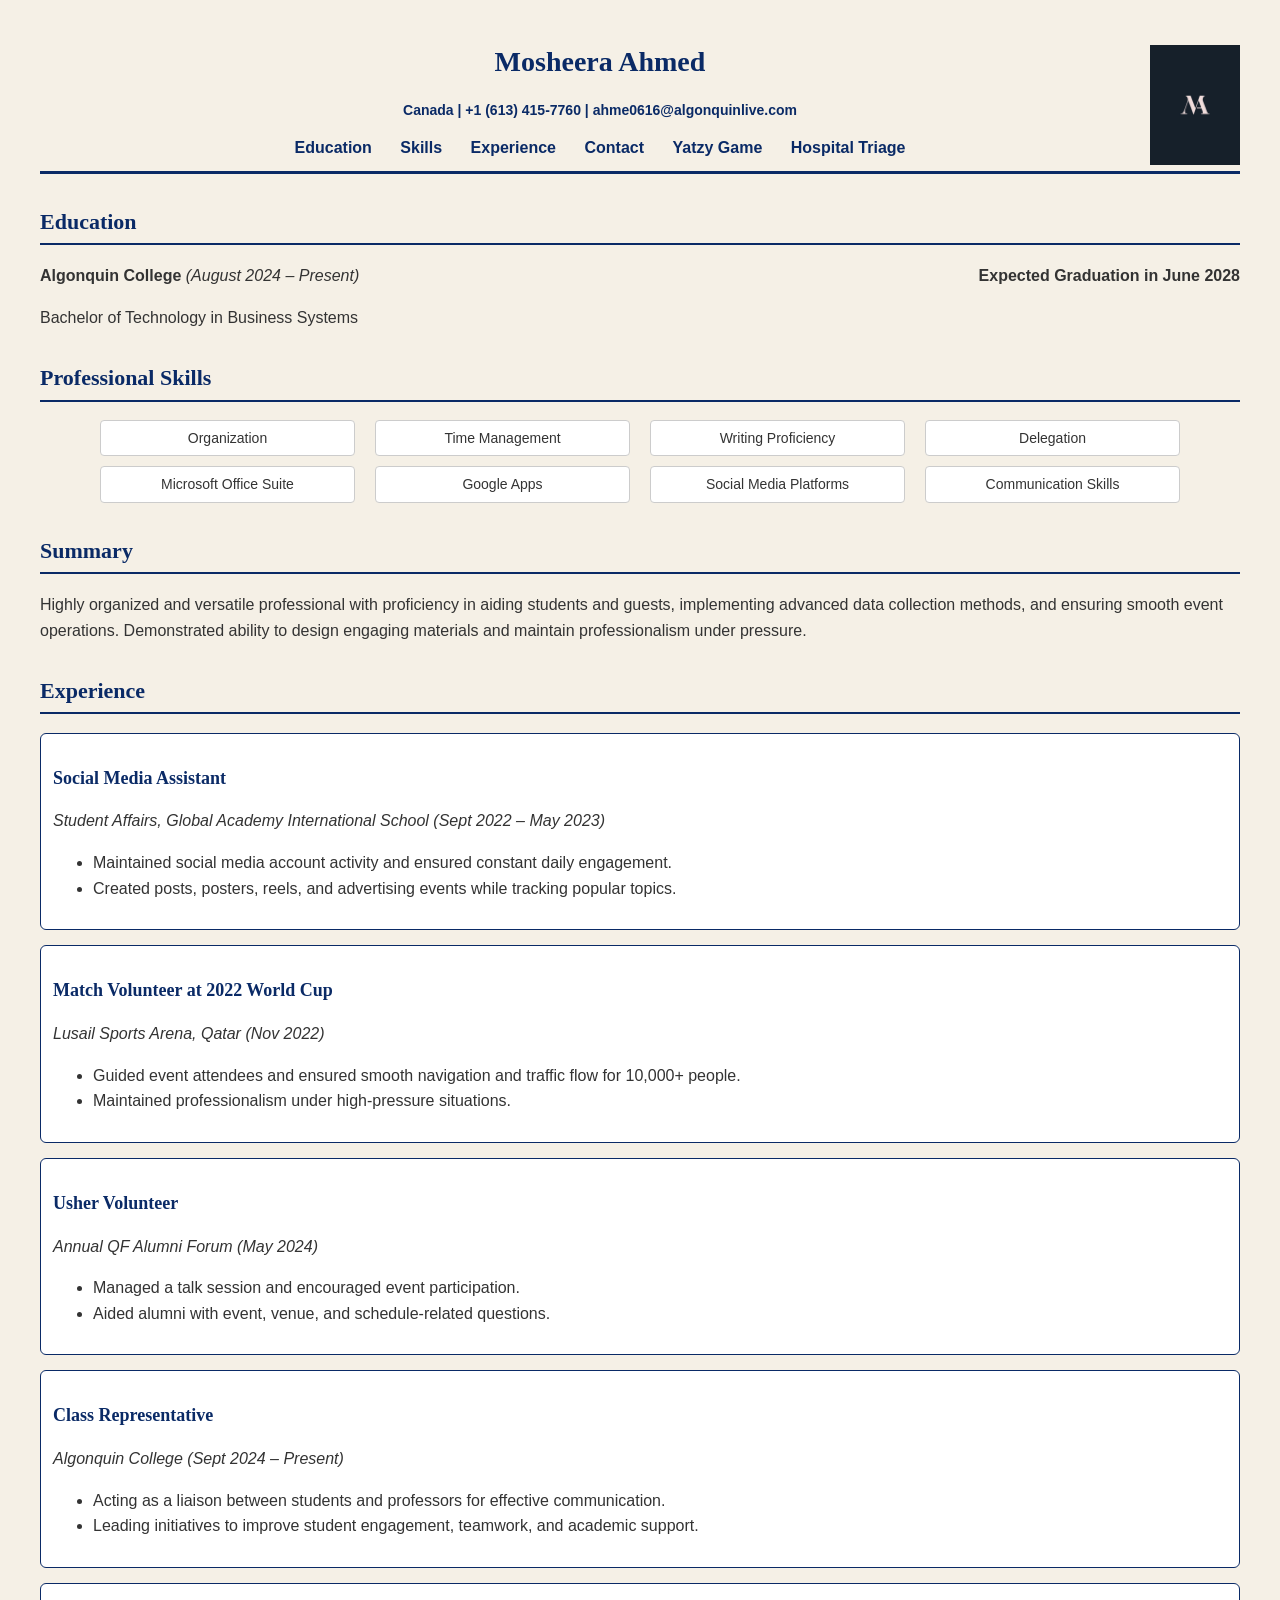
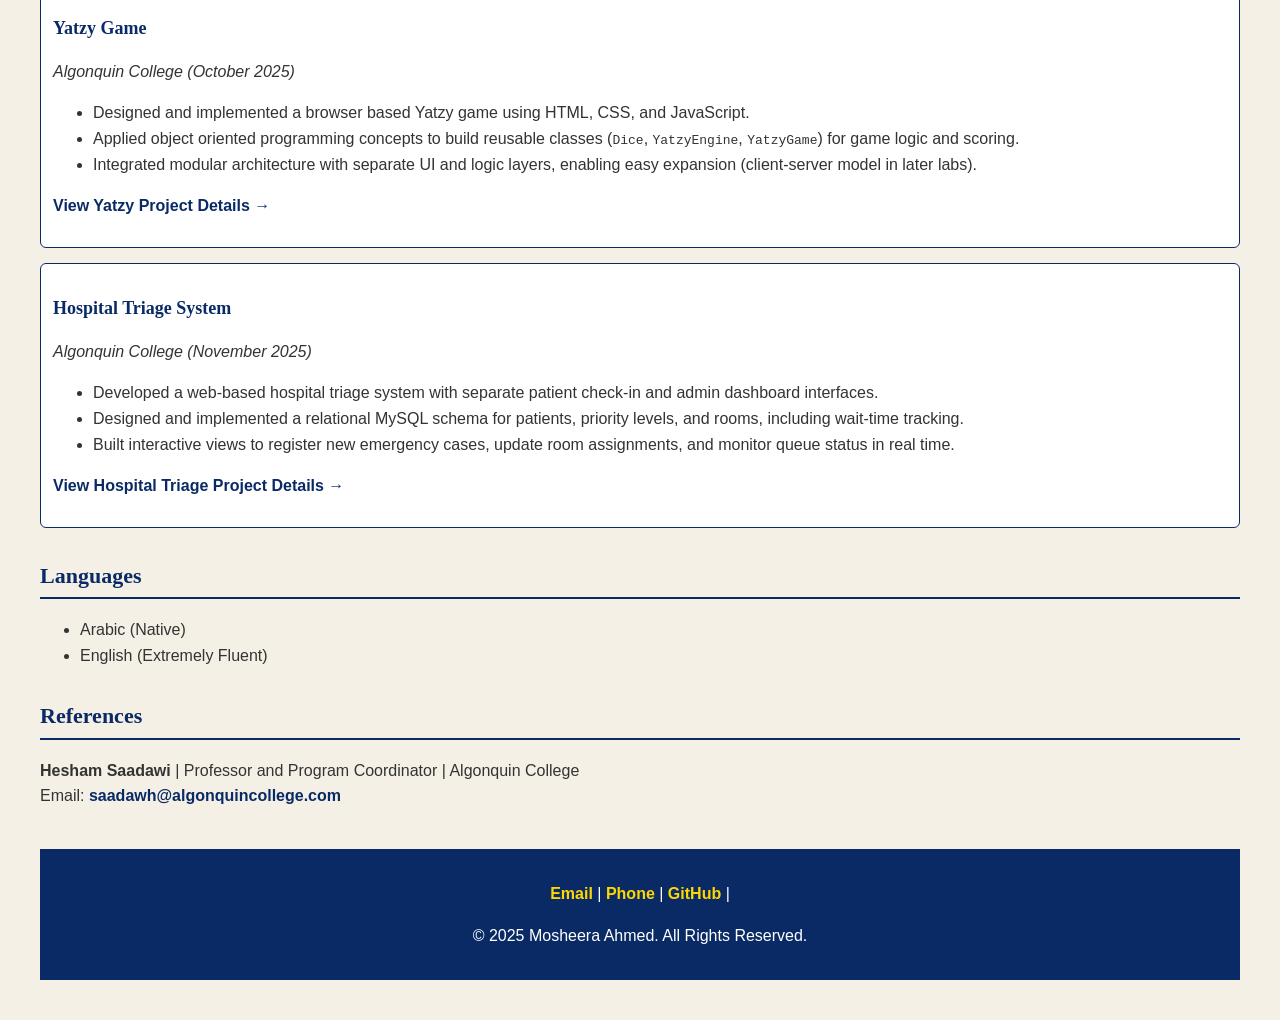
<file: index.html>
<!DOCTYPE html>
<html lang="en">
<head>
  <meta charset="UTF-8">
  <title>Mosheera Ahmed - Resume</title>
  <link rel="stylesheet" href="portf.css">
</head>
<body>
 <header>
  <h1>Mosheera Ahmed</h1>
  <p><strong>Canada | +1 (613) 415-7760 | 
    <a href="mailto:ahme0616@algonquinlive.com"><strong>ahme0616@algonquinlive.com</strong></a>
  </strong></p>
  <img
  src="logo.jpg"
  
  class="header-logo"
/>

   <nav>
      <ul>
        <li><a href="#education">Education</a></li>
        <li><a href="#skills">Skills</a></li>
        <li><a href="#experience">Experience</a></li>
        <li><a href="#contact">Contact</a></li>
        <li><a href="#yatzy-game">Yatzy Game</a></li>
        <li><a href="#hospital-triage">Hospital Triage</a></li>
        
      </ul>
    </nav>

</header>

 <section>
  <section id="education"></section>
  <h2>Education</h2>
  <p>
    <strong>Algonquin College</strong> 
    <em>(August 2024 – Present)</em> 
    <span style="float: right;"><strong>Expected Graduation in June 2028</strong></span>
  </p>
  <p>Bachelor of Technology in Business Systems</p>
</section>

<section>

<section id="skills"></section>
  <h2>Professional Skills</h2>
  <ul class="skills">
    <li>Organization</li>
    <li>Time Management</li>
    <li>Writing Proficiency</li>
    <li>Delegation</li>
    <li>Microsoft Office Suite</li>
    <li>Google Apps</li>
    <li>Social Media Platforms</li>
    <li>Communication Skills</li>
  </ul>
</section>

  <section>
    <h2>Summary</h2>
    <p>Highly organized and versatile professional with proficiency in aiding students and guests, implementing advanced data collection methods, and ensuring smooth event operations. Demonstrated ability to design engaging materials and maintain professionalism under pressure.</p>
  </section>

  <section>
    <section id="experience"></section>
    <h2>Experience</h2>
    <article class="experience">
      <h3>Social Media Assistant</h3>
      <p><em>Student Affairs, Global Academy International School (Sept 2022 – May 2023)</em></p>
      <ul>
        <li>Maintained social media account activity and ensured constant daily engagement.</li>
        <li>Created posts, posters, reels, and advertising events while tracking popular topics.</li>
      </ul>
    </article>

    <article class="experience">
      <h3>Match Volunteer at 2022 World Cup</h3>
      <p><em>Lusail Sports Arena, Qatar (Nov 2022)</em></p>
      <ul>
        <li>Guided event attendees and ensured smooth navigation and traffic flow for 10,000+ people.</li>
        <li>Maintained professionalism under high-pressure situations.</li>
      </ul>
    </article>

    <article class="experience">
      <h3>Usher Volunteer</h3>
      <p><em>Annual QF Alumni Forum (May 2024)</em></p>
      <ul>
        <li>Managed a talk session and encouraged event participation.</li>
        <li>Aided alumni with event, venue, and schedule-related questions.</li>
      </ul>
    </article>

    <article class="experience">
      <h3>Class Representative</h3>
      <p><em>Algonquin College (Sept 2024 – Present)</em></p>
      <ul>
        <li>Acting as a liaison between students and professors for effective communication.</li>
        <li>Leading initiatives to improve student engagement, teamwork, and academic support.</li>
      </ul>

    </article>
     <article class="experience">
      <section id="yatzy-game"></section>
    <h3>Yatzy Game</h3>
    <p><em>Algonquin College (October 2025)</em></p>
    <ul>
      <li>Designed and implemented a browser based Yatzy game using HTML, CSS, and JavaScript.</li>
      <li>Applied object oriented programming concepts to build reusable classes (<code>Dice</code>, <code>YatzyEngine</code>, <code>YatzyGame</code>) for game logic and scoring.</li>
      <li>Integrated modular architecture with separate UI and logic layers, enabling easy expansion (client-server model in later labs).</li>
    </ul>
    <p><a class="btn" href="yatzy-2.html">View Yatzy Project Details →</a></p>
  </article>

      <article class="experience" id="hospital-triage">
      <h3>Hospital Triage System</h3>
      <p><em>Algonquin College (November 2025)</em></p>
      <ul>
        <li>Developed a web-based hospital triage system with separate patient check-in and admin dashboard interfaces.</li>
        <li>Designed and implemented a relational MySQL schema for patients, priority levels, and rooms, including wait-time tracking.</li>
        <li>Built interactive views to register new emergency cases, update room assignments, and monitor queue status in real time.</li>
      </ul>
      <p><a class="btn" href="hospital-triage.html">View Hospital Triage Project Details →</a></p>
    </article>


  </section>


  <section>
    <h2>Languages</h2>
    <ul>
      <li>Arabic (Native)</li>
      <li>English (Extremely Fluent)</li>
    </ul>
  </section>

  <section>
    <h2>References</h2>
    <p><strong>Hesham Saadawi</strong> | Professor and Program Coordinator | Algonquin College<br>
    Email: <a href="mailto:saadawh@algonquincollege.com">saadawh@algonquincollege.com</a></p>
  </section>

  <footer id="contact">
    <p>
      <a href="mailto:ahme0616@algonquinlive.com">Email</a> | 
      <a href="tel:+16134157760">Phone</a> | 
      <a href="https://github.com/Mosheera-A" target="_blank">GitHub</a> | 
     
    </p>
    <p>&copy; 2025 Mosheera Ahmed. All Rights Reserved.</p>
  </footer>

</body>
</html>
</file>
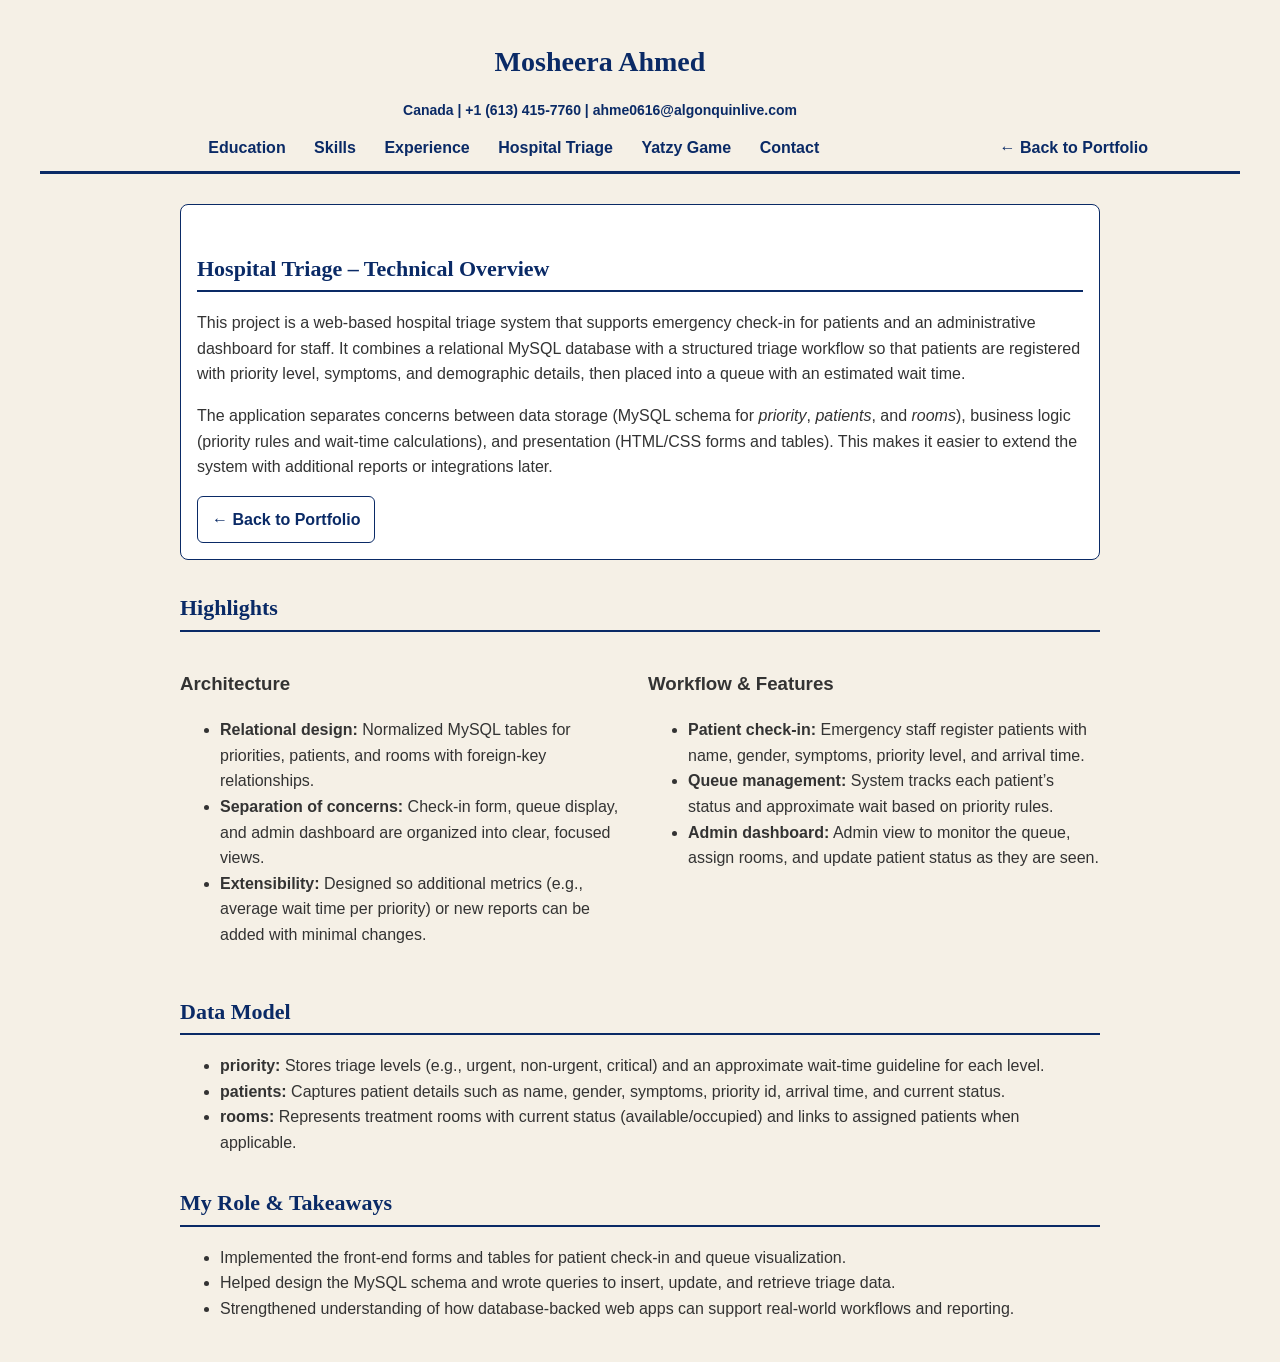
<file: hospital-triage.html>
<!DOCTYPE html>
<html lang="en">
<head>
  <meta charset="UTF-8" />
  <meta name="viewport" content="width=device-width, initial-scale=1.0"/>
  <title>Hospital Triage – Project Details</title>
  <link rel="stylesheet" href="portf.css" />
  <style>
    /* Page-specific tweaks (inherits from portf.css) */
    .container { max-width: 920px; margin: 0 auto; }
    .hero {
      background: #fff;
      border: 1px solid #0a2a66;
      border-radius: 8px;
      padding: 16px;
    }
    .actions {
      margin-top: 16px;
      display: flex;
      gap: 10px;
      flex-wrap: wrap;
    }
    .btn {
      display: inline-block;
      padding: 10px 14px;
      border-radius: 6px;
      border: 1px solid #0a2a66;
      background: #0a2a66;
      color: #fff;
      font-weight: bold;
      text-decoration: none;
      cursor: pointer;
    }
    .btn.secondary {
      background: #fff;
      color: #0a2a66;
    }
    .grid {
      display: grid;
      grid-template-columns: 1fr 1fr;
      gap: 16px;
    }
    @media (max-width: 700px) {
      .grid { grid-template-columns: 1fr; }
    }
  </style>
</head>
<body>
  <header>
    <h1>Mosheera Ahmed</h1>
    <p><strong>Canada | +1 (613) 415-7760 |
      <a href="mailto:ahme0616@algonquinlive.com"><strong>ahme0616@algonquinlive.com</strong></a>
    </strong></p>

    <nav>
      <ul>
        <li><a href="index.html#education">Education</a></li>
        <li><a href="index.html#skills">Skills</a></li>
        <li><a href="index.html#experience">Experience</a></li>
        <li><a href="index.html#hospital-triage">Hospital Triage</a></li>
        <li><a href="index.html#yatzy-game">Yatzy Game</a></li>
        <li><a href="index.html#contact">Contact</a></li>
        <li style="float:right"><a href="index.html#hospital-triage">← Back to Portfolio</a></li>
      </ul>
    </nav>
  </header>

  <main class="container">
    <!-- Overview -->
    <section class="hero">
      <h2>Hospital Triage – Technical Overview</h2>
      <p>
        This project is a web-based hospital triage system that supports emergency
        check-in for patients and an administrative dashboard for staff. It combines a
        relational MySQL database with a structured triage workflow so that patients are
        registered with priority level, symptoms, and demographic details, then placed
        into a queue with an estimated wait time.
      </p>
      <p>
        The application separates concerns between data storage (MySQL schema for
        <em>priority</em>, <em>patients</em>, and <em>rooms</em>), business logic (priority rules
        and wait-time calculations), and presentation (HTML/CSS forms and tables). This
        makes it easier to extend the system with additional reports or integrations later.
      </p>

      <div class="actions">
        <a href="index.html#hospital-triage" class="btn secondary">← Back to Portfolio</a>
      </div>
    </section>

    <!-- Highlights -->
    <section>
      <h2>Highlights</h2>
      <div class="grid">
        <div>
          <h3>Architecture</h3>
          <ul>
            <li><strong>Relational design:</strong> Normalized MySQL tables for priorities, patients, and rooms with foreign-key relationships.</li>
            <li><strong>Separation of concerns:</strong> Check-in form, queue display, and admin dashboard are organized into clear, focused views.</li>
            <li><strong>Extensibility:</strong> Designed so additional metrics (e.g., average wait time per priority) or new reports can be added with minimal changes.</li>
          </ul>
        </div>
        <div>
          <h3>Workflow & Features</h3>
          <ul>
            <li><strong>Patient check-in:</strong> Emergency staff register patients with name, gender, symptoms, priority level, and arrival time.</li>
            <li><strong>Queue management:</strong> System tracks each patient’s status and approximate wait based on priority rules.</li>
            <li><strong>Admin dashboard:</strong> Admin view to monitor the queue, assign rooms, and update patient status as they are seen.</li>
          </ul>
        </div>
      </div>
    </section>

    <!-- Database / Schema -->
    <section>
      <h2>Data Model</h2>
      <ul>
        <li><strong>priority:</strong> Stores triage levels (e.g., urgent, non-urgent, critical) and an approximate wait-time guideline for each level.</li>
        <li><strong>patients:</strong> Captures patient details such as name, gender, symptoms, priority id, arrival time, and current status.</li>
        <li><strong>rooms:</strong> Represents treatment rooms with current status (available/occupied) and links to assigned patients when applicable.</li>
      </ul>
    </section>

    <!-- Role / Learning -->
    <section>
      <h2>My Role & Takeaways</h2>
      <ul>
        <li>Implemented the front-end forms and tables for patient check-in and queue visualization.</li>
        <li>Helped design the MySQL schema and wrote queries to insert, update, and retrieve triage data.</li>
        <li>Strengthened understanding of how database-backed web apps can support real-world workflows and reporting.</li>
      </ul>
    </section>
  </main>
</body>
</html>
</file>
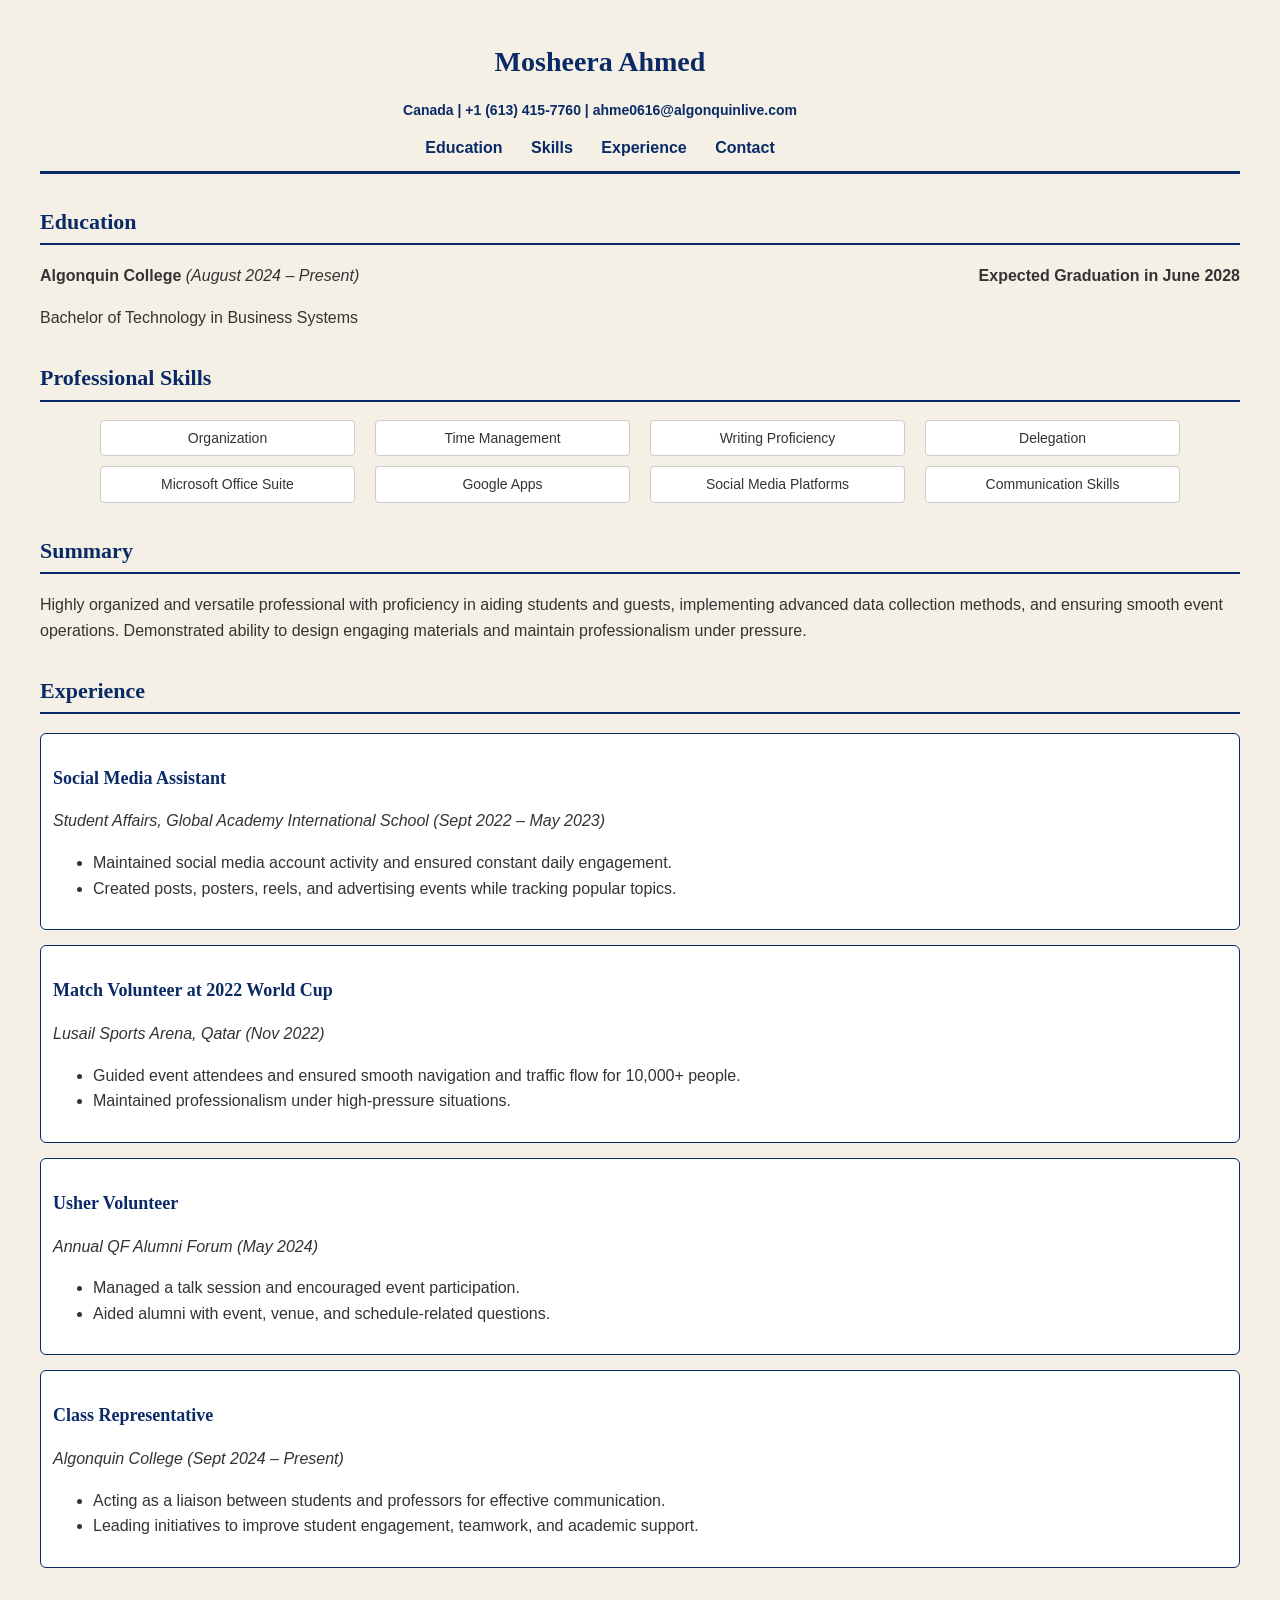
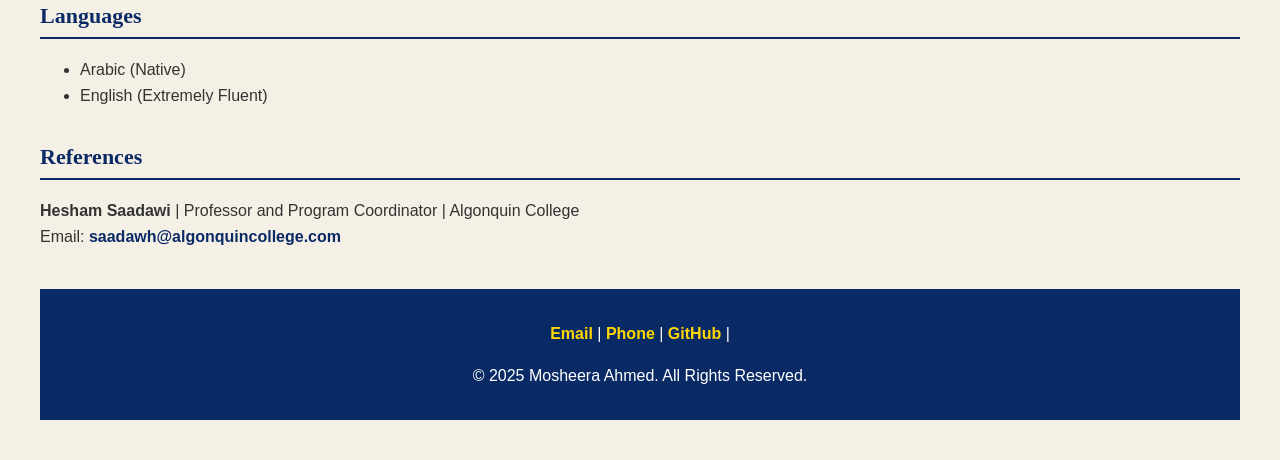
<file: resumee.html>
<!DOCTYPE html>
<html lang="en">
<head>
  <meta charset="UTF-8">
  <title>Mosheera Ahmed - Resume</title>
  <link rel="stylesheet" href="portf.css">
</head>
<body>
 <header>
  <h1>Mosheera Ahmed</h1>
  <p><strong>Canada | +1 (613) 415-7760 | 
    <a href="mailto:ahme0616@algonquinlive.com"><strong>ahme0616@algonquinlive.com</strong></a>
  </strong></p>

   <nav>
      <ul>
        <li><a href="#education">Education</a></li>
        <li><a href="#skills">Skills</a></li>
        <li><a href="#experience">Experience</a></li>
        <li><a href="#contact">Contact</a></li>
      </ul>
    </nav>

</header>

 <section>
  <section id="education"></section>
  <h2>Education</h2>
  <p>
    <strong>Algonquin College</strong> 
    <em>(August 2024 – Present)</em> 
    <span style="float: right;"><strong>Expected Graduation in June 2028</strong></span>
  </p>
  <p>Bachelor of Technology in Business Systems</p>
</section>

<section>

<section id="skills"></section>
  <h2>Professional Skills</h2>
  <ul class="skills">
    <li>Organization</li>
    <li>Time Management</li>
    <li>Writing Proficiency</li>
    <li>Delegation</li>
    <li>Microsoft Office Suite</li>
    <li>Google Apps</li>
    <li>Social Media Platforms</li>
    <li>Communication Skills</li>
  </ul>
</section>

  <section>
    <h2>Summary</h2>
    <p>Highly organized and versatile professional with proficiency in aiding students and guests, implementing advanced data collection methods, and ensuring smooth event operations. Demonstrated ability to design engaging materials and maintain professionalism under pressure.</p>
  </section>

  <section>
    <section id="experience"></section>
    <h2>Experience</h2>
    <article class="experience">
      <h3>Social Media Assistant</h3>
      <p><em>Student Affairs, Global Academy International School (Sept 2022 – May 2023)</em></p>
      <ul>
        <li>Maintained social media account activity and ensured constant daily engagement.</li>
        <li>Created posts, posters, reels, and advertising events while tracking popular topics.</li>
      </ul>
    </article>

    <article class="experience">
      <h3>Match Volunteer at 2022 World Cup</h3>
      <p><em>Lusail Sports Arena, Qatar (Nov 2022)</em></p>
      <ul>
        <li>Guided event attendees and ensured smooth navigation and traffic flow for 10,000+ people.</li>
        <li>Maintained professionalism under high-pressure situations.</li>
      </ul>
    </article>

    <article class="experience">
      <h3>Usher Volunteer</h3>
      <p><em>Annual QF Alumni Forum (May 2024)</em></p>
      <ul>
        <li>Managed a talk session and encouraged event participation.</li>
        <li>Aided alumni with event, venue, and schedule-related questions.</li>
      </ul>
    </article>

    <article class="experience">
      <h3>Class Representative</h3>
      <p><em>Algonquin College (Sept 2024 – Present)</em></p>
      <ul>
        <li>Acting as a liaison between students and professors for effective communication.</li>
        <li>Leading initiatives to improve student engagement, teamwork, and academic support.</li>
      </ul>
    </article>
  </section>

  <section>
    <h2>Languages</h2>
    <ul>
      <li>Arabic (Native)</li>
      <li>English (Extremely Fluent)</li>
    </ul>
  </section>

  <section>
    <h2>References</h2>
    <p><strong>Hesham Saadawi</strong> | Professor and Program Coordinator | Algonquin College<br>
    Email: <a href="mailto:saadawh@algonquincollege.com">saadawh@algonquincollege.com</a></p>
  </section>

  <footer id="contact">
    <p>
      <a href="mailto:ahme0616@algonquinlive.com">Email</a> | 
      <a href="tel:+16134157760">Phone</a> | 
      <a href="https://github.com/Mosheera-A" target="_blank">GitHub</a> | 
     
    </p>
    <p>&copy; 2025 Mosheera Ahmed. All Rights Reserved.</p>
  </footer>

</body>
</html>
</file>
<file: portf.css>
/* General page styling */
body {
  font-family: Arial, sans-serif;
  background-color: #f5f0e6; /* beige background */
  margin: 40px;
  color: #333; /* dark gray text */
  line-height: 1.6;
  text-align: left;
}

/* Header */
header {
  text-align: center;
  margin-bottom: 30px;
  padding-bottom: 10px;
  border-bottom: 3px solid #0a2a66; /* navy underline */
}

header h1 {
  font-family: "Times New Roman", serif;
  font-size: 28px;
  margin: 0;
  color: #0a2a66; /* navy */
}

header p {
  font-size: 14px;
  color: #0a2a66; /* navy for contact info */
  font-weight: bold;
}
/* --- Header logo (top-right) --- */
header { 
  position: relative; 
  padding-right: clamp(90px, 12vw, 140px);  
}       
      
.header-logo {
  position: absolute;
  right: 0;
  top: 50%;
  transform: translateY(-50%);
  height: clamp(64px, 10vw, 120px);
  width: auto;
  object-fit: contain;
}

@media (min-width: 601px) {
  header { padding-right: 80px; }        
}

/* smaller logo on phones */
@media (max-width: 600px) {
  .header-logo { height: 36px; }
}


/* Navigation */
nav ul {
  list-style: none;
  padding: 0;
  margin: 10px 0 0;
}

nav ul li {
  display: inline-block;
  margin: 0 12px;
}

nav ul li a {
  color: #0a2a66;
  text-decoration: none;
  font-weight: bold;
}

nav ul li a:hover {
  text-decoration: underline;
}

/* Section Titles */
h2 {
  font-family: "Times New Roman", serif;
  font-size: 22px;
  border-bottom: 2px solid #0a2a66; /* navy line */
  padding-bottom: 4px;
  margin-top: 30px;
  color: #0a2a66; /* navy */
}

/* Education row layout */
.education-row {
  display: flex;
  justify-content: space-between;
  align-items: baseline;
  flex-wrap: wrap;
  max-width: 90%;
  margin: 0 auto;
}

.education-row p {
  margin: 5px 0;
}

.education-row .grad {
  text-align: right;
  flex: 1;
}

@media (max-width: 600px) {
  .education-row {
    flex-direction: column;
    align-items: flex-start;
  }
  .education-row .grad {
    text-align: left;
    margin-top: 4px;
  }
}

/* Experience sections with border */
.experience {
  border: 1px solid #0a2a66; /* navy border */
  padding: 12px;
  margin-bottom: 15px;
  background-color: #fff; /* white card */
  border-radius: 6px;
}

.experience h3 {
  font-family: "Times New Roman", serif;
  font-size: 18px;
  margin-bottom: 5px;
  color: #0a2a66; /* navy */
}

/* Professional Skills: 2 rows x 4 columns */
.skills {
  list-style: none;
  padding: 0;
  margin: 0 auto;
  width: 90%;
  display: grid;
  grid-template-columns: repeat(4, 1fr);
  gap: 10px 20px;
  text-align: center;
}

.skills li {
  font-size: 14px;
  background: #fff; /* white card for contrast */
  padding: 6px;
  border: 1px solid #ccc;
  border-radius: 4px;
}

/* Responsive grid adjustments */
@media (max-width: 768px) {
  .skills {
    grid-template-columns: repeat(2, 1fr);
  }
}

@media (max-width: 480px) {
  .skills {
    grid-template-columns: 1fr;
  }
}

/* Links */
a {
  color: #0a2a66;
  text-decoration: none;
  font-weight: bold;
}

a:hover {
  text-decoration: underline;
}

/* Footer */
footer {
  background: #0a2a66;
  color: white;
  text-align: center;
  padding: 1rem;
  margin-top: 40px;
}

footer a {
  color: #ffd700; /* gold links */
  text-decoration: none;
  font-weight: bold;
}

footer a:hover {
  text-decoration: underline;
}
</file>
